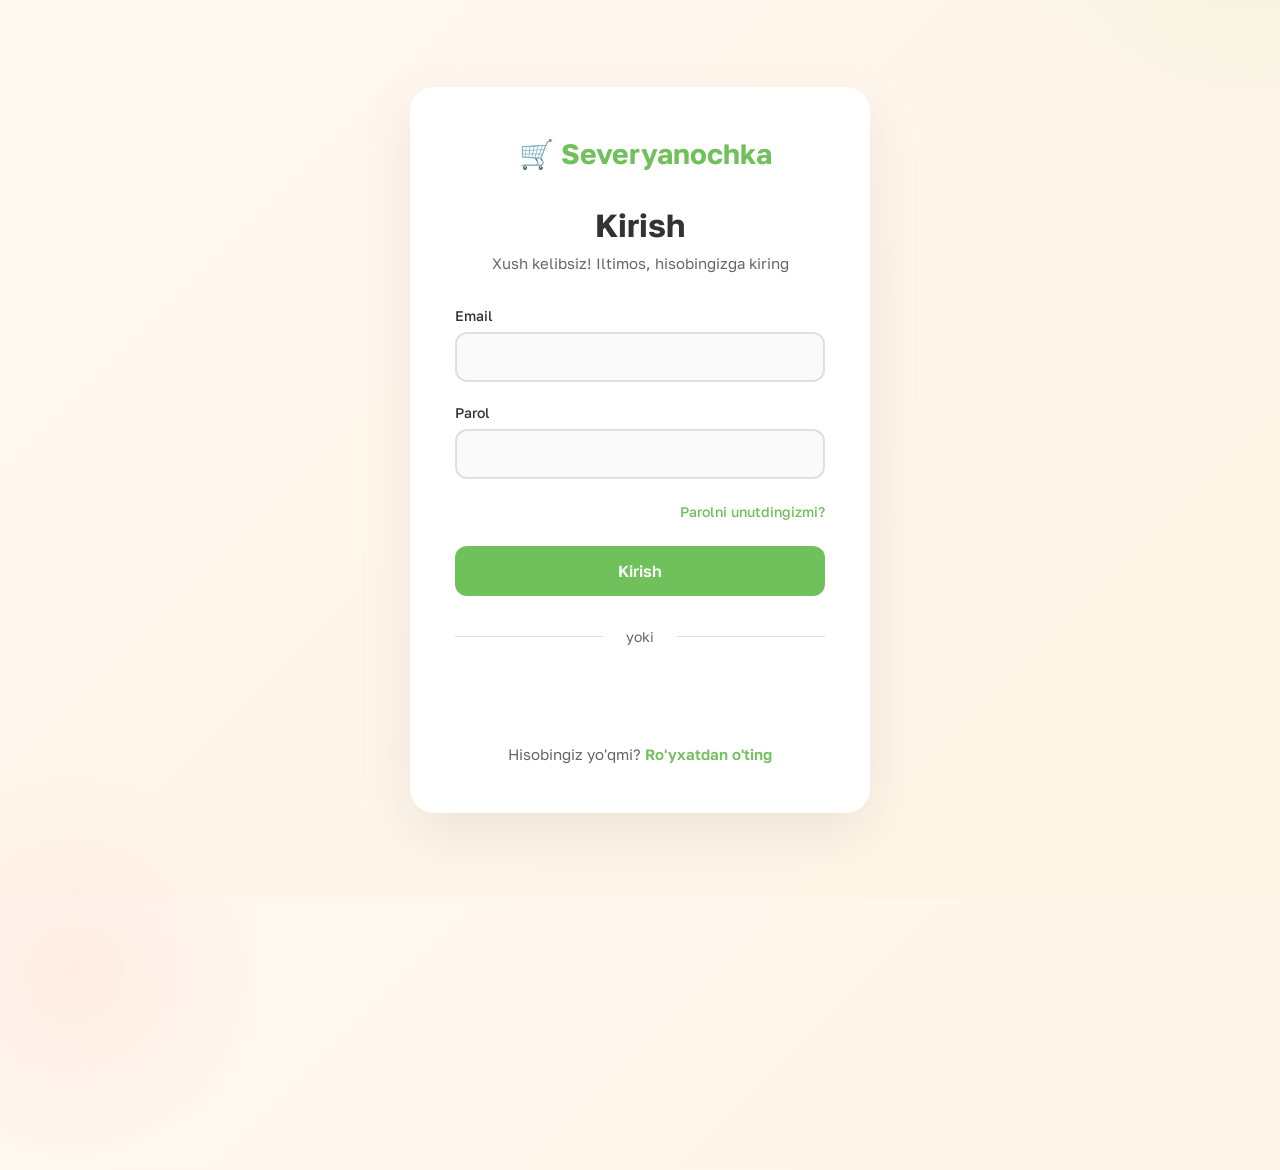
<file: page/login.html>
<!doctype html>
<html lang="uz">
  <head>
    <meta charset="UTF-8" />
    <meta name="viewport" content="width=device-width, initial-scale=1.0" />
    <title>Kirish - Severyanochka</title>
    <script>
      if (localStorage.getItem("access")) {
        window.location.href = "/index.html";
      }
    </script>
    <link rel="preconnect" href="https://fonts.googleapis.com" />
    <link rel="preconnect" href="https://fonts.gstatic.com" crossorigin />
    <link
      href="https://fonts.googleapis.com/css2?family=Golos+Text:wght@400;500;600;700&display=swap"
      rel="stylesheet"
    />
    <link rel="stylesheet" href="../css/login.css" />
    <script src="https://accounts.google.com/gsi/client?hl=uz" async defer></script>
  </head>
  <body>
    <div class="container">
      <div class="logo">
        <span class="logo-text">🛒 Severyanochka</span>
      </div>

      <h1>Kirish</h1>
      <p class="subtitle">Xush kelibsiz! Iltimos, hisobingizga kiring</p>

      <form id="loginForm">
        <div class="form-group">
          <label for="email">Email</label>
          <div class="input-wrapper">
            <input type="email" id="email" name="email" required />
            <div class="error-message" id="emailError"></div>
          </div>
        </div>

        <div class="form-group">
          <label for="password">Parol</label>
          <div class="input-wrapper">
            <input type="password" id="password" name="password" required />
            <div class="error-message" id="passwordError"></div>
          </div>
        </div>

        <div class="forgot-password">
          <a href="#parolni-unutdim">Parolni unutdingizmi?</a>
        </div>

        <button type="submit" class="btn-primary">Kirish</button>
      </form>

      <div class="divider">
        <span>yoki</span>
      </div>
      <div id="googleButtonContainer" style="display: flex; justify-content: center; width: 100%; border-radius: 12px; overflow: hidden; height: 44px; margin-bottom: 15px;"></div>

      <div class="signup-link">
        Hisobingiz yo'qmi? <a href="register.html">Ro'yxatdan o'ting</a>
      </div>
    </div>

    <script>
  const form = document.getElementById("loginForm");
  const emailInput = document.getElementById("email");
  const passwordInput = document.getElementById("password");
  const emailError = document.getElementById("emailError");
  const passwordError = document.getElementById("passwordError");

  // Clear errors on input
  emailInput.addEventListener("input", () => {
    emailInput.classList.remove("error");
    emailError.classList.remove("show");
  });

  passwordInput.addEventListener("input", () => {
    passwordInput.classList.remove("error");
    passwordError.classList.remove("show");
  });

  // Form submission
  form.addEventListener("submit", async (e) => {
    e.preventDefault();

    emailInput.classList.remove("error");
    passwordInput.classList.remove("error");
    emailError.classList.remove("show");
    passwordError.classList.remove("show");

    const email = emailInput.value.trim();
    const password = passwordInput.value;

    let hasError = false;

    if (!email) {
      emailInput.classList.add("error");
      emailError.textContent = "Emailingizni kiriting";
      emailError.classList.add("show");
      hasError = true;
    }

    if (!password) {
      passwordInput.classList.add("error");
      passwordError.textContent = "Parolni kiriting";
      passwordError.classList.add("show");
      hasError = true;
    }

    if (hasError) return;

    try {
      const response = await fetch("http://localhost:8000/api/auth/login/", {
        method: "POST",
        headers: { "Content-Type": "application/json" },
        body: JSON.stringify({ email, password }),
      });

      const data = await response.json();

      if (!response.ok) {
        if (data.detail) {
          emailInput.classList.add("error");
          emailError.textContent = data.detail;
          emailError.classList.add("show");
        }
        if (data.email) {
          emailInput.classList.add("error");
          emailError.textContent = data.email[0];
          emailError.classList.add("show");
        }
        if (data.password) {
          passwordInput.classList.add("error");
          passwordError.textContent = data.password[0];
          passwordError.classList.add("show");
        }
        if (data.non_field_errors) {
          passwordInput.classList.add("error");
          passwordError.textContent = data.non_field_errors[0];
          passwordError.classList.add("show");
        }
      } else if (data.success) {
        localStorage.setItem("register_email", email);
        window.location.href = "verify-otp.html";
      }
    } catch (error) {
      console.error("Login error:", error);
      passwordInput.classList.add("error");
      passwordError.textContent = "Xatolik yuz berdi. Qaytadan urinib ko'ring.";
      passwordError.classList.add("show");
    }
  });

  // Google Sign-In SDK configuration for standard renderButton flow
  window.onload = function () {
    if (window.google) {
      google.accounts.id.initialize({
        client_id: "2358723045-7eaqviti9gdji864u11dlvmcotcp1mvm.apps.googleusercontent.com",
        callback: handleGoogleAuth
      });

      const googleBtnContainer = document.getElementById("googleButtonContainer");
      const primaryBtnWidth = document.querySelector('.btn-primary').offsetWidth || 370;

      google.accounts.id.renderButton(
        googleBtnContainer,
        {
          theme: "outline",
          size: "large",
          type: "standard",
          shape: "rectangular",
          text: "signin_with",
          logo_alignment: "center",
          width: primaryBtnWidth.toString()
        }
      );
    }
  };

  async function handleGoogleAuth(response) {
    if (!response.credential) {
      console.error("Google auth prompt xatosi yoki block");
      return;
    }

    try {
      const authResponse = await fetch("http://localhost:8000/api/auth/google/", {
        method: "POST",
        headers: { "Content-Type": "application/json" },
        body: JSON.stringify({ token: response.credential }),
      });

      const data = await authResponse.json();

      if (!authResponse.ok) {
        console.error("Google token xato:", data);
        alert("Google orqali kirishda serverda xatolik yuz berdi");
        return;
      }

      if (data.access) {
        localStorage.setItem("access", data.access);
        localStorage.setItem("refresh", data.refresh);
        window.location.href = "/index.html";
      }
    } catch (error) {
      console.error("Google authentication request error:", error);
    }
  }
</script>
  </body>
</html>
</file>
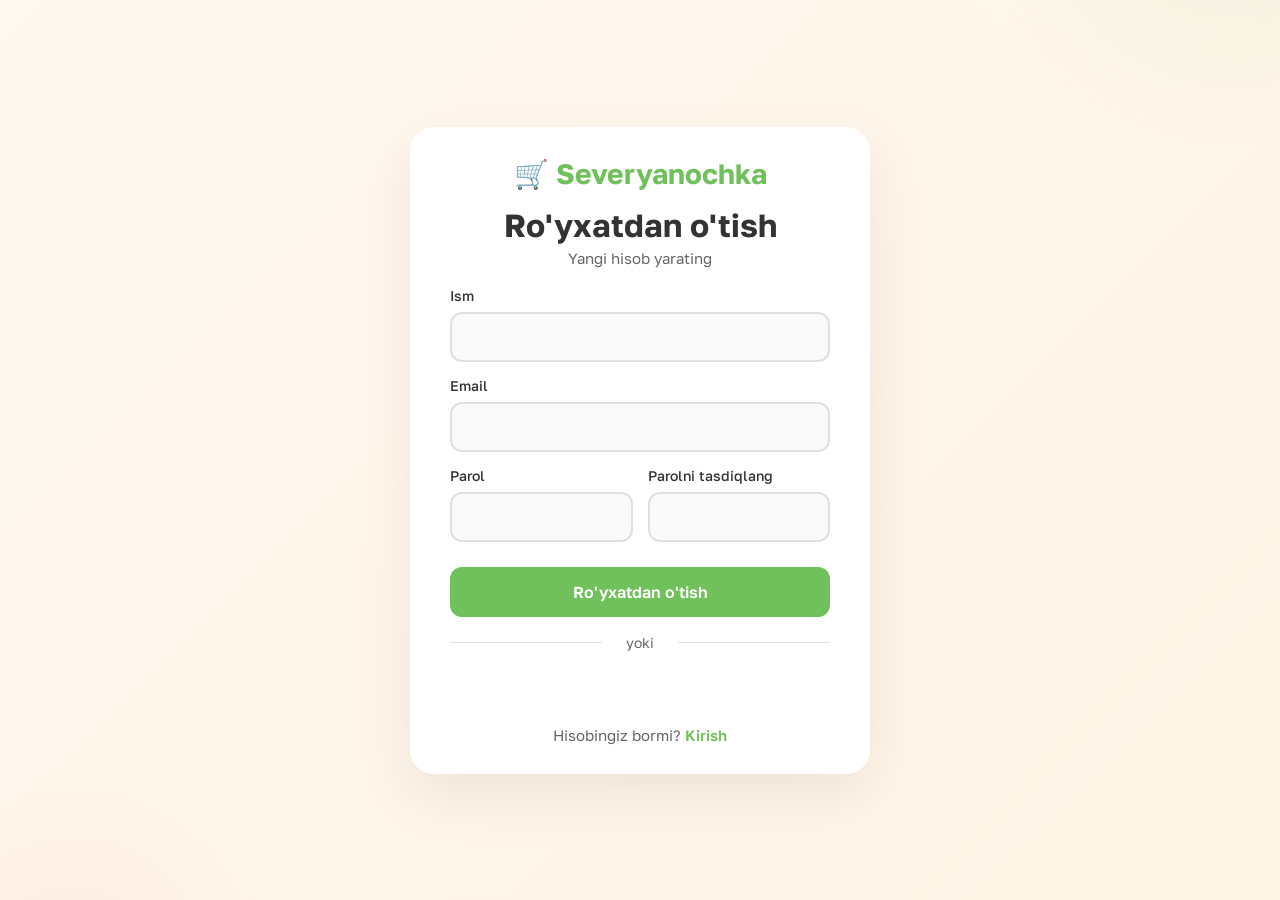
<file: page/register.html>
<!doctype html>
<html lang="uz">
  <head>
    <meta charset="UTF-8" />
    <meta name="viewport" content="width=device-width, initial-scale=1.0" />
    <title>Ro'yxatdan o'tish - Severyanochka</title>
    <script>
      if (localStorage.getItem("access")) {
        window.location.href = "/index.html";
      }
    </script>
    <link rel="preconnect" href="https://fonts.googleapis.com" />
    <link rel="preconnect" href="https://fonts.gstatic.com" crossorigin />
    <link
      href="https://fonts.googleapis.com/css2?family=Golos+Text:wght@400;500;600;700&display=swap"
      rel="stylesheet"
    />
    <link rel="stylesheet" href="../css/register.css" />
    <script src="https://accounts.google.com/gsi/client?hl=uz" async defer></script>
  </head>
  <body>
    <div class="container">
      <div class="logo">
        <span class="logo-text">🛒 Severyanochka</span>
      </div>

      <h1>Ro'yxatdan o'tish</h1>
      <p class="subtitle">Yangi hisob yarating</p>

      <form id="registerForm">
        <div class="form-group">
          <label for="name">Ism</label>
          <div class="input-wrapper">
            <input type="text" id="name" name="name" required />
            <div class="error-message" id="nameError"></div>
          </div>
        </div>

        <div class="form-group">
          <label for="email">Email</label>
          <div class="input-wrapper">
            <input type="email" id="email" name="email" required />
            <div class="error-message" id="emailError"></div>
          </div>
        </div>

        <div class="form-row">
          <div class="form-group">
            <label for="password">Parol</label>
            <div class="input-wrapper">
              <input type="password" id="password" name="password" required />
              <div class="error-message" id="passwordError"></div>
            </div>
          </div>

          <div class="form-group">
            <label for="confirmPassword">Parolni tasdiqlang</label>
            <div class="input-wrapper">
              <input
                type="password"
                id="confirmPassword"
                name="confirmPassword"
                required
              />
              <div class="error-message" id="confirmPasswordError"></div>
            </div>
          </div>
        </div>

        <button type="submit" class="btn-primary">Ro'yxatdan o'tish</button>
      </form>

      <div class="divider">
        <span>yoki</span>
      </div>

      <div id="googleButtonContainer" style="display: flex; justify-content: center; width: 100%; border-radius: 12px; overflow: hidden; height: 44px; margin-bottom: 15px;"></div>

      <div class="login-link">
        Hisobingiz bormi? <a href="login.html">Kirish</a>
      </div>
    </div>

    <script>
      const form = document.getElementById("registerForm");
      const nameInput = document.getElementById("name");
      const emailInput = document.getElementById("email");
      const passwordInput = document.getElementById("password");
      const confirmPasswordInput = document.getElementById("confirmPassword");

      // Clear errors on input for other fields
      nameInput.addEventListener("input", () => {
        nameInput.classList.remove("error");
        document.getElementById("nameError").classList.remove("show");
      });

      // Clear errors on input for other fields
      emailInput.addEventListener("input", () => {
        emailInput.classList.remove("error");
        document.getElementById("emailError").classList.remove("show");
      });

      passwordInput.addEventListener("input", () => {
        passwordInput.classList.remove("error");
        document.getElementById("passwordError").classList.remove("show");
      });

      confirmPasswordInput.addEventListener("input", () => {
        confirmPasswordInput.classList.remove("error");
        document
          .getElementById("confirmPasswordError")
          .classList.remove("show");
      });

      // Form submission
      form.addEventListener("submit", async (e) => {
        e.preventDefault();

        // Clear all errors
        const inputs = [
          nameInput,
          emailInput,
          passwordInput,
          confirmPasswordInput,
        ];
        inputs.forEach((input) => {
          input.classList.remove("error");
        });
        document
          .querySelectorAll(".error-message")
          .forEach((el) => el.classList.remove("show"));

        const name = nameInput.value.trim();
        const email = emailInput.value.trim();
        const password = passwordInput.value;
        const confirm = confirmPasswordInput.value;

        let hasError = false;

        // Validate name
        if (!name) {
          nameInput.classList.add("error");
          document.getElementById("nameError").textContent =
            "Ismni kiriting";
          document.getElementById("nameError").classList.add("show");
          hasError = true;
        }

        // Validate email
        if (!email) {
          emailInput.classList.add("error");
          document.getElementById("emailError").textContent =
            "Emailni kiriting";
          document.getElementById("emailError").classList.add("show");
          hasError = true;
        } else if (!/^[^\s@]+@[^\s@]+\.[^\s@]+$/.test(email)) {
          emailInput.classList.add("error");
          document.getElementById("emailError").textContent =
            "To'g'ri email manzilini kiriting";
          document.getElementById("emailError").classList.add("show");
          hasError = true;
        }

        // Validate password
        if (!password) {
          passwordInput.classList.add("error");
          document.getElementById("passwordError").textContent =
            "Parolni kiriting";
          document.getElementById("passwordError").classList.add("show");
          hasError = true;
        } else if (password.length < 6) {
          passwordInput.classList.add("error");
          document.getElementById("passwordError").textContent =
            "Parol kamida 6 ta belgidan iborat bo'lishi kerak";
          document.getElementById("passwordError").classList.add("show");
          hasError = true;
        }

        // Validate confirm password
        if (!confirm) {
          confirmPasswordInput.classList.add("error");
          document.getElementById("confirmPasswordError").textContent =
            "Parolni tasdiqlang";
          document.getElementById("confirmPasswordError").classList.add("show");
          hasError = true;
        } else if (password !== confirm) {
          confirmPasswordInput.classList.add("error");
          document.getElementById("confirmPasswordError").textContent =
            "Parollar mos kelmaydi";
          document.getElementById("confirmPasswordError").classList.add("show");
          hasError = true;
        }

        if (hasError) return;

        try {
          // Send request to backend
          const response = await fetch("http://localhost:8000/api/auth/register/", {
            method: "POST",
            headers: {
              "Content-Type": "application/json",
            },
            body: JSON.stringify({ name, email, password, confirm }),
          });

          const data = await response.json();

          if (!response.ok) {
            if (data.email) {
              emailInput.classList.add("error");
              document.getElementById("emailError").textContent = data.email[0];
              document.getElementById("emailError").classList.add("show");
            }
            if (data.name) {
              nameInput.classList.add("error");
              document.getElementById("nameError").textContent = data.name[0];
              document.getElementById("nameError").classList.add("show");
            }
            if (data.password) {
              passwordInput.classList.add("error");
              document.getElementById("passwordError").textContent = data.password[0];
              document.getElementById("passwordError").classList.add("show");
            }
            if (data.confirm) {
              confirmPasswordInput.classList.add("error");
              document.getElementById("confirmPasswordError").textContent = data.confirm[0];
              document.getElementById("confirmPasswordError").classList.add("show");
            }
            if (data.non_field_errors) {
              passwordInput.classList.add("error");
              confirmPasswordInput.classList.add("error");
              let errLabel = document.getElementById("confirmPasswordError");
              errLabel.textContent = data.non_field_errors[0];
              errLabel.classList.add("show");
            }
          } else if (data.success) {
            // Redirect to OTP verification page
            localStorage.setItem("register_email", email);
            window.location.href = "verify-otp.html";
          }
        } catch (error) {
          console.error("Registration error:", error);
          emailInput.classList.add("error");
          document.getElementById("emailError").textContent =
            "Xatolik yuz berdi. Qaytadan urinib ko'ring.";
          document.getElementById("emailError").classList.add("show");
        }
      });

      // Google Sign-In SDK configuration for standard renderButton flow
      window.onload = function () {
        if (window.google) {
          google.accounts.id.initialize({
            client_id: "2358723045-7eaqviti9gdji864u11dlvmcotcp1mvm.apps.googleusercontent.com",
            callback: handleGoogleCredential
          });

          const googleBtnContainer = document.getElementById("googleButtonContainer");
          const primaryBtnWidth = document.querySelector('.btn-primary').offsetWidth || 370;

          google.accounts.id.renderButton(
            googleBtnContainer,
            {
              theme: "outline",
              size: "large",
              type: "standard",
              shape: "rectangular",
              text: "signup_with",
              logo_alignment: "center",
              width: primaryBtnWidth.toString()
            }
          );
        }
      };

      async function handleGoogleCredential(response) {
        if (!response.credential) {
          console.error("Google auth prompt xatosi yoki block");
          return;
        }

        try {
          const authResponse = await fetch(
            "http://localhost:8000/api/auth/google/",
            {
              method: "POST",
              headers: {
                "Content-Type": "application/json",
              },
              // Backend uniquely verifies JSON web token ID Tokens
              body: JSON.stringify({ token: response.credential }),
            },
          );

          const data = await authResponse.json();
          
          if (!authResponse.ok) {
             console.error("Google register token xato:", data);
             alert("Google orqali kiritishda serverda xatolik yuz berdi");
             return;
          }

          if (data.access) {
            localStorage.setItem("access", data.access);
            localStorage.setItem("refresh", data.refresh);
            window.location.href = "/index.html";
          }
        } catch (error) {
          console.error("Google authentication request error:", error);
        }
      }
    </script>
  </body>
</html>
</file>
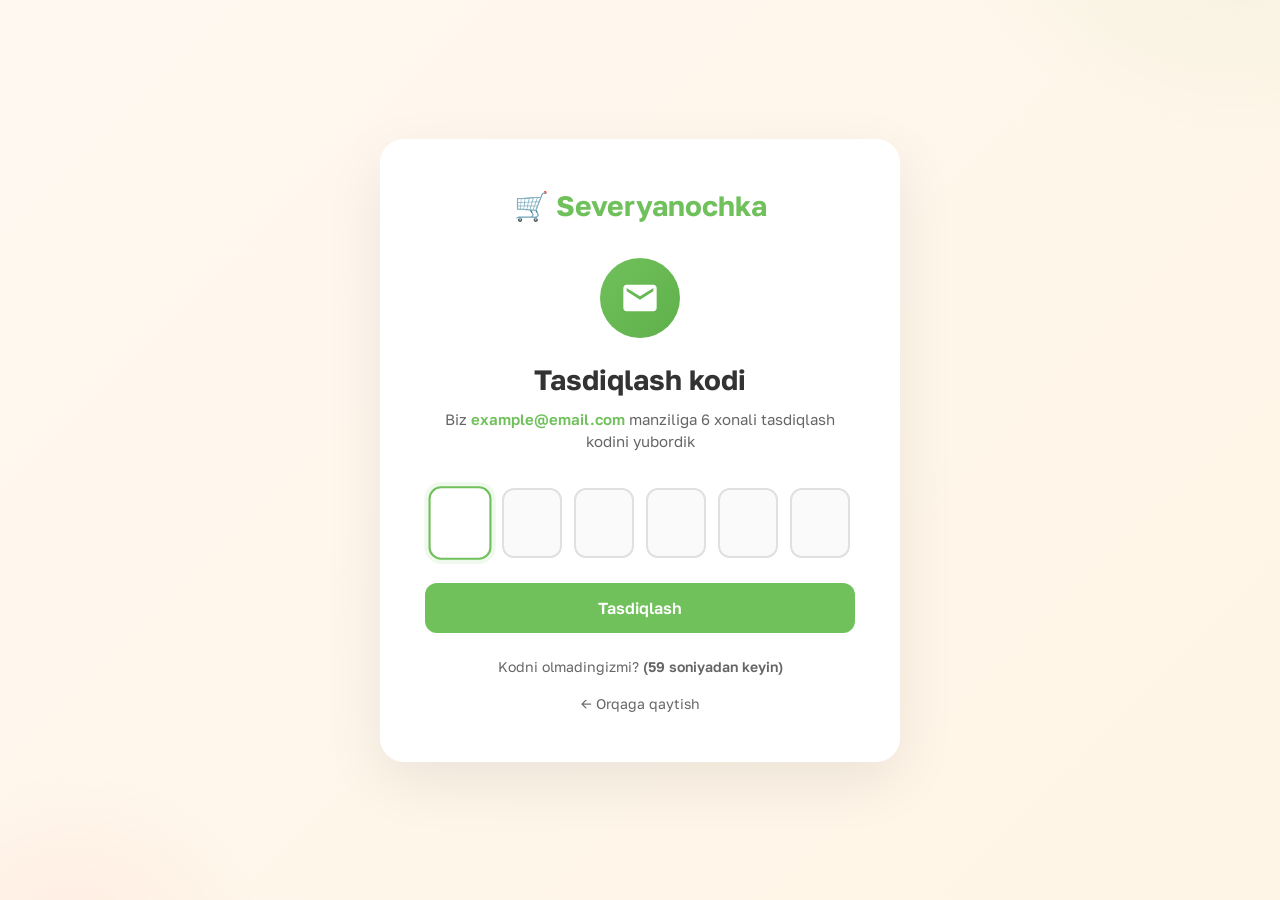
<file: page/verify-otp.html>
<!doctype html>
<html lang="uz">
  <head>
    <meta charset="UTF-8" />
    <meta name="viewport" content="width=device-width, initial-scale=1.0" />
    <title>Tasdiqlash kodi - Severyanochka</title>
    <script>
      if (localStorage.getItem("access")) {
        window.location.href = "/index.html";
      }
    </script>
    <link rel="preconnect" href="https://fonts.googleapis.com" />
    <link rel="preconnect" href="https://fonts.gstatic.com" crossorigin />
    <link
      href="https://fonts.googleapis.com/css2?family=Golos+Text:wght@400;500;600;700&display=swap"
      rel="stylesheet"
    />
    <link rel="stylesheet" href="../css/verify-otp.css" />
  </head>
  <body>
    <div class="container">
      <div class="logo">
        <span class="logo-text">🛒 Severyanochka</span>
      </div>

      <div class="icon-wrapper">
        <svg xmlns="http://www.w3.org/2000/svg" viewBox="0 0 24 24">
          <path
            d="M20 4H4c-1.1 0-1.99.9-1.99 2L2 18c0 1.1.9 2 2 2h16c1.1 0 2-.9 2-2V6c0-1.1-.9-2-2-2zm0 4l-8 5-8-5V6l8 5 8-5v2z"
          />
        </svg>
      </div>

      <h1>Tasdiqlash kodi</h1>
      <p class="subtitle">
        Biz <span class="email-display" id="emailDisplay"></span> manziliga 6
        xonali tasdiqlash kodini yubordik
      </p>

      <form id="otpForm">
        <div class="otp-container">
          <input
            type="text"
            class="otp-input"
            maxlength="1"
            pattern="[0-9]"
            inputmode="numeric"
            data-index="0"
          />
          <input
            type="text"
            class="otp-input"
            maxlength="1"
            pattern="[0-9]"
            inputmode="numeric"
            data-index="1"
          />
          <input
            type="text"
            class="otp-input"
            maxlength="1"
            pattern="[0-9]"
            inputmode="numeric"
            data-index="2"
          />
          <input
            type="text"
            class="otp-input"
            maxlength="1"
            pattern="[0-9]"
            inputmode="numeric"
            data-index="3"
          />
          <input
            type="text"
            class="otp-input"
            maxlength="1"
            pattern="[0-9]"
            inputmode="numeric"
            data-index="4"
          />
          <input
            type="text"
            class="otp-input"
            maxlength="1"
            pattern="[0-9]"
            inputmode="numeric"
            data-index="5"
          />
        </div>

        <div class="error-message" id="errorMessage"></div>

        <button type="submit" class="btn-primary" id="verifyBtn">
          Tasdiqlash
        </button>
      </form>

      <div class="resend-section">
        <span>Kodni olmadingizmi? </span>
        <button class="resend-btn" id="resendBtn">Qayta yuborish</button>
        <span class="timer" id="timer" style="display: none"></span>
      </div>

      <div class="back-link">
        <a href="register.html">← Orqaga qaytish</a>
      </div>
    </div>

    <script>
      const otpInputs = document.querySelectorAll(".otp-input");
      const verifyBtn = document.getElementById("verifyBtn");
      const errorMessage = document.getElementById("errorMessage");
      const resendBtn = document.getElementById("resendBtn");
      const timerDisplay = document.getElementById("timer");
      const emailDisplay = document.getElementById("emailDisplay");
      const form = document.getElementById("otpForm");

      // Get email from localStorage
      const email =
        localStorage.getItem("register_email") || "example@email.com";
      emailDisplay.textContent = email;

      // Auto-focus first input
      otpInputs[0].focus();

      // OTP input handling
      otpInputs.forEach((input, index) => {
        input.addEventListener("input", (e) => {
          const value = e.target.value;

          // Only allow numbers
          if (!/^\d*$/.test(value)) {
            e.target.value = "";
            return;
          }

          // Clear error state
          input.classList.remove("error");
          errorMessage.classList.remove("show");

          // Mark as filled
          if (value) {
            input.classList.add("filled");
            // Move to next input
            if (index < otpInputs.length - 1) {
              otpInputs[index + 1].focus();
            }
          } else {
            input.classList.remove("filled");
          }
        });

        // Handle backspace
        input.addEventListener("keydown", (e) => {
          if (e.key === "Backspace" && !input.value && index > 0) {
            otpInputs[index - 1].focus();
          }
        });

        // Handle paste
        input.addEventListener("paste", (e) => {
          e.preventDefault();
          const pastedData = e.clipboardData.getData("text").trim();

          // Only process if it's 6 digits
          if (/^\d{6}$/.test(pastedData)) {
            pastedData.split("").forEach((char, i) => {
              if (otpInputs[i]) {
                otpInputs[i].value = char;
                otpInputs[i].classList.add("filled");
              }
            });
            otpInputs[5].focus();
          }
        });
      });

      // Form submission
      form.addEventListener("submit", async (e) => {
        e.preventDefault();

        // Get OTP code
        const otp = Array.from(otpInputs)
          .map((input) => input.value)
          .join("");

        // Validate
        if (otp.length !== 6) {
          otpInputs.forEach((input) => input.classList.add("error"));
          errorMessage.textContent = "Iltimos, 6 xonali kodni to'liq kiriting";
          errorMessage.classList.add("show");
          return;
        }

        // Clear errors
        otpInputs.forEach((input) => input.classList.remove("error"));
        errorMessage.classList.remove("show");

        // Disable button
        verifyBtn.disabled = true;
        verifyBtn.textContent = "Tekshirilmoqda...";

        try {
          // Send request to backend
          const response = await fetch("http://localhost:8000/api/auth/verify-otp/", {
            method: "POST",
            headers: {
              "Content-Type": "application/json",
            },
            body: JSON.stringify({ email, verify_code: otp }),
          });

          const data = await response.json();

          if (!response.ok) {
            // Show error
            otpInputs.forEach((input) => input.classList.add("error"));
            if (data.detail) {
              errorMessage.textContent = data.detail;
            } else if (data.non_field_errors) {
              errorMessage.textContent = data.non_field_errors[0];
            } else if (data.verify_code) {
              errorMessage.textContent = data.verify_code[0];
            } else {
              errorMessage.textContent = "Xatolik yuz berdi.";
            }
            errorMessage.classList.add("show");
            verifyBtn.disabled = false;
            verifyBtn.textContent = "Tasdiqlash";
          } else if (data.access) {
            // Success - save token and redirect
            localStorage.setItem("access", data.access);
            localStorage.setItem("refresh", data.refresh);
            localStorage.removeItem("register_email");
            window.location.href = "/index.html";
          }
        } catch (error) {
          console.error("Verification error:", error);
          errorMessage.textContent =
            "Xatolik yuz berdi. Qaytadan urinib ko'ring.";
          errorMessage.classList.add("show");
          verifyBtn.disabled = false;
          verifyBtn.textContent = "Tasdiqlash";
        }
      });

      // Resend OTP functionality
      let countdown = 60;
      let countdownInterval;

      function startCountdown() {
        resendBtn.disabled = true;
        resendBtn.style.display = "none";
        timerDisplay.style.display = "inline";
        countdown = 60;

        countdownInterval = setInterval(() => {
          countdown--;
          timerDisplay.textContent = `(${countdown} soniyadan keyin)`;

          if (countdown <= 0) {
            clearInterval(countdownInterval);
            resendBtn.disabled = false;
            resendBtn.style.display = "inline";
            timerDisplay.style.display = "none";
          }
        }, 1000);
      }

      resendBtn.addEventListener("click", async () => {
        try {
          const response = await fetch("http://localhost:8000/api/resend-otp", {
            method: "POST",
            headers: {
              "Content-Type": "application/json",
            },
            body: JSON.stringify({ email }),
          });

          const data = await response.json();

          if (data.success) {
            // Start countdown
            startCountdown();

            // Show success message temporarily
            errorMessage.style.color = "var(--success-green)";
            errorMessage.textContent = "Kod qayta yuborildi!";
            errorMessage.classList.add("show");

            setTimeout(() => {
              errorMessage.classList.remove("show");
              errorMessage.style.color = "var(--error-red)";
            }, 3000);
          }
        } catch (error) {
          console.error("Resend error:", error);
        }
      });

      // Start countdown on page load
      startCountdown();
    </script>
  </body>
</html>
</file>
<file: css/login.css>
* {
  margin: 0;
  padding: 0;
  box-sizing: border-box;
}

:root {
  --primary-green: #70c05b;
  --primary-green-hover: #5fb04a;
  --text-dark: #333333;
  --text-light: #666666;
  --border-color: #e0e0e0;
  --bg-cream: #fff8f0;
  --error-red: #ff4757;
  --google-blue: #4285f4;
}

body {
  font-family:
    "Golos Text",
    -apple-system,
    BlinkMacSystemFont,
    sans-serif;
  background: linear-gradient(135deg, var(--bg-cream) 0%, #fff5e6 100%);
  min-height: 100vh;
  display: flex;
  align-items: center;
  justify-content: center;
  padding: 20px;
  position: relative;
  overflow: hidden;
}

body::before {
  content: "";
  position: absolute;
  top: -50%;
  right: -20%;
  width: 600px;
  height: 600px;
  background: radial-gradient(
    circle,
    rgba(112, 192, 91, 0.1) 0%,
    transparent 70%
  );
  border-radius: 50%;
  animation: float 8s ease-in-out infinite;
}

body::after {
  content: "";
  position: absolute;
  bottom: -30%;
  left: -10%;
  width: 400px;
  height: 400px;
  background: radial-gradient(
    circle,
    rgba(255, 107, 107, 0.08) 0%,
    transparent 70%
  );
  border-radius: 50%;
  animation: float 6s ease-in-out infinite reverse;
}

@keyframes float {
  0%,
  100% {
    transform: translate(0, 0) scale(1);
  }
  50% {
    transform: translate(30px, -30px) scale(1.1);
  }
}

.container {
  background: white;
  padding: 50px 45px;
  border-radius: 24px;
  box-shadow: 0 20px 60px rgba(0, 0, 0, 0.08);
  max-width: 460px;
  width: 100%;
  position: relative;
  z-index: 1;
  animation: slideUp 0.5s ease-out;
}

@keyframes slideUp {
  from {
    opacity: 0;
    transform: translateY(30px);
  }
  to {
    opacity: 1;
    transform: translateY(0);
  }
}

.logo {
  display: flex;
  align-items: center;
  justify-content: center;
  margin-bottom: 35px;
}

.logo img {
  height: 50px;
}

.logo-text {
  font-size: 28px;
  font-weight: 700;
  color: var(--primary-green);
  margin-left: 10px;
}

h1 {
  font-size: 32px;
  font-weight: 700;
  color: var(--text-dark);
  margin-bottom: 10px;
  text-align: center;
}

.subtitle {
  color: var(--text-light);
  text-align: center;
  margin-bottom: 35px;
  font-size: 15px;
}

.form-group {
  margin-bottom: 22px;
}

label {
  display: block;
  margin-bottom: 8px;
  color: var(--text-dark);
  font-weight: 500;
  font-size: 14px;
}

.input-wrapper {
  position: relative;
}

input[type="text"],
input[type="email"],
input[type="password"] {
  width: 100%;
  padding: 14px 16px;
  border: 2px solid var(--border-color);
  border-radius: 12px;
  font-size: 15px;
  font-family: "Golos Text", sans-serif;
  transition: all 0.3s ease;
  background: #fafafa;
}

input[type="text"]:focus,
input[type="email"]:focus,
input[type="password"]:focus {
  outline: none;
  border-color: var(--primary-green);
  background: white;
  box-shadow: 0 0 0 4px rgba(112, 192, 91, 0.1);
}

input.error {
  border-color: var(--error-red);
  animation: shake 0.3s ease;
}

@keyframes shake {
  0%,
  100% {
    transform: translateX(0);
  }
  25% {
    transform: translateX(-8px);
  }
  75% {
    transform: translateX(8px);
  }
}

.error-message {
  color: var(--error-red);
  font-size: 13px;
  margin-top: 6px;
  display: none;
  animation: fadeIn 0.3s ease;
}

@keyframes fadeIn {
  from {
    opacity: 0;
    transform: translateY(-5px);
  }
  to {
    opacity: 1;
    transform: translateY(0);
  }
}

.error-message.show {
  display: block;
}

.forgot-password {
  text-align: right;
  margin-bottom: 25px;
}

.forgot-password a {
  color: var(--primary-green);
  text-decoration: none;
  font-size: 14px;
  font-weight: 500;
  transition: color 0.3s ease;
}

.forgot-password a:hover {
  color: var(--primary-green-hover);
  text-decoration: underline;
}

.btn-primary {
  width: 100%;
  padding: 15px;
  background: var(--primary-green);
  color: white;
  border: none;
  border-radius: 12px;
  font-size: 16px;
  font-weight: 600;
  cursor: pointer;
  transition: all 0.3s ease;
  font-family: "Golos Text", sans-serif;
  position: relative;
  overflow: hidden;
}

.btn-primary::before {
  content: "";
  position: absolute;
  top: 50%;
  left: 50%;
  width: 0;
  height: 0;
  border-radius: 50%;
  background: rgba(255, 255, 255, 0.3);
  transform: translate(-50%, -50%);
  transition:
    width 0.6s,
    height 0.6s;
}

.btn-primary:hover::before {
  width: 300px;
  height: 300px;
}

.btn-primary:hover {
  background: var(--primary-green-hover);
  transform: translateY(-2px);
  box-shadow: 0 8px 20px rgba(112, 192, 91, 0.3);
}

.btn-primary:active {
  transform: translateY(0);
}

.divider {
  text-align: center;
  margin: 30px 0;
  position: relative;
}

.divider::before,
.divider::after {
  content: "";
  position: absolute;
  top: 50%;
  width: 40%;
  height: 1px;
  background: var(--border-color);
}

.divider::before {
  left: 0;
}

.divider::after {
  right: 0;
}

.divider span {
  background: white;
  padding: 0 15px;
  color: var(--text-light);
  font-size: 14px;
}

.btn-google {
  width: 100%;
  padding: 14px;
  background: white;
  color: var(--text-dark);
  border: 2px solid var(--border-color);
  border-radius: 12px;
  font-size: 15px;
  font-weight: 600;
  cursor: pointer;
  transition: all 0.3s ease;
  font-family: "Golos Text", sans-serif;
  display: flex;
  align-items: center;
  justify-content: center;
  gap: 12px;
}

.btn-google:hover {
  border-color: var(--google-blue);
  background: #f8fbff;
  transform: translateY(-2px);
  box-shadow: 0 8px 20px rgba(66, 133, 244, 0.15);
}

.btn-google svg {
  width: 20px;
  height: 20px;
}

.signup-link {
  text-align: center;
  margin-top: 25px;
  font-size: 15px;
  color: var(--text-light);
}

.signup-link a {
  color: var(--primary-green);
  text-decoration: none;
  font-weight: 600;
  transition: color 0.3s ease;
}

.signup-link a:hover {
  color: var(--primary-green-hover);
  text-decoration: underline;
}

@media (max-width: 480px) {
  .container {
    padding: 35px 25px;
  }

  h1 {
    font-size: 26px;
  }
}
</file>
<file: css/register.css>
* {
    margin: 0;
    padding: 0;
    box-sizing: border-box;
}

:root {
    --primary-green: #70C05B;
    --primary-green-hover: #5fb04a;
    --text-dark: #333333;
    --text-light: #666666;
    --border-color: #E0E0E0;
    --bg-cream: #FFF8F0;
    --error-red: #FF4757;
    --success-green: #28A745;
    --google-blue: #4285F4;
}

body {
    font-family: 'Golos Text', -apple-system, BlinkMacSystemFont, sans-serif;
    background: linear-gradient(135deg, var(--bg-cream) 0%, #FFF5E6 100%);
    min-height: 100vh;
    display: flex;
    align-items: center;
    justify-content: center;
    padding: 20px;
    position: relative;
    overflow-y: auto;
}

body::before {
    content: '';
    position: fixed;
    top: -50%;
    right: -20%;
    width: 600px;
    height: 600px;
    background: radial-gradient(circle, rgba(112, 192, 91, 0.1) 0%, transparent 70%);
    border-radius: 50%;
    animation: float 8s ease-in-out infinite;
    z-index: -1;
}

body::after {
    content: '';
    position: fixed;
    bottom: -30%;
    left: -10%;
    width: 400px;
    height: 400px;
    background: radial-gradient(circle, rgba(255, 107, 107, 0.08) 0%, transparent 70%);
    border-radius: 50%;
    animation: float 6s ease-in-out infinite reverse;
    z-index: -1;
}

@keyframes float {
    0%, 100% { transform: translate(0, 0) scale(1); }
    50% { transform: translate(30px, -30px) scale(1.1); }
}

.container {
    background: white;
    padding: 30px 40px;
    border-radius: 24px;
    box-shadow: 0 20px 60px rgba(0, 0, 0, 0.08);
    max-width: 460px;
    width: 100%;
    position: relative;
    z-index: 1;
    animation: slideUp 0.5s ease-out;
}

@keyframes slideUp {
    from {
        opacity: 0;
        transform: translateY(30px);
    }
    to {
        opacity: 1;
        transform: translateY(0);
    }
}

.logo {
    display: flex;
    align-items: center;
    justify-content: center;
    margin-bottom: 15px;
}

.logo-text {
    font-size: 28px;
    font-weight: 700;
    color: var(--primary-green);
}

h1 {
    font-size: 32px;
    font-weight: 700;
    color: var(--text-dark);
    margin-bottom: 5px;
    text-align: center;
}

.subtitle {
    color: var(--text-light);
    text-align: center;
    margin-bottom: 20px;
    font-size: 15px;
}

.form-group {
    margin-bottom: 15px;
}

.form-row {
    display: flex;
    gap: 15px;
}

.form-row .form-group {
    flex: 1;
}

label {
    display: block;
    margin-bottom: 8px;
    color: var(--text-dark);
    font-weight: 500;
    font-size: 14px;
}

.input-wrapper {
    position: relative;
}

input[type="text"],
input[type="email"],
input[type="password"] {
    width: 100%;
    padding: 14px 16px;
    border: 2px solid var(--border-color);
    border-radius: 12px;
    font-size: 15px;
    font-family: 'Golos Text', sans-serif;
    transition: all 0.3s ease;
    background: #FAFAFA;
}

input[type="text"]:focus,
input[type="email"]:focus,
input[type="password"]:focus {
    outline: none;
    border-color: var(--primary-green);
    background: white;
    box-shadow: 0 0 0 4px rgba(112, 192, 91, 0.1);
}

input.error {
    border-color: var(--error-red);
    animation: shake 0.3s ease;
}

input.success {
    border-color: var(--success-green);
}

@keyframes shake {
    0%, 100% { transform: translateX(0); }
    25% { transform: translateX(-8px); }
    75% { transform: translateX(8px); }
}

.error-message {
    color: var(--error-red);
    font-size: 13px;
    margin-top: 6px;
    display: none;
    animation: fadeIn 0.3s ease;
}

.success-message {
    color: var(--success-green);
    font-size: 13px;
    margin-top: 6px;
    display: none;
    animation: fadeIn 0.3s ease;
}

@keyframes fadeIn {
    from { opacity: 0; transform: translateY(-5px); }
    to { opacity: 1; transform: translateY(0); }
}

.error-message.show,
.success-message.show {
    display: block;
}

.username-hint {
    font-size: 12px;
    color: var(--text-light);
    margin-top: 6px;
}

.btn-primary {
    width: 100%;
    padding: 15px;
    background: var(--primary-green);
    color: white;
    border: none;
    border-radius: 12px;
    font-size: 16px;
    font-weight: 600;
    cursor: pointer;
    transition: all 0.3s ease;
    font-family: 'Golos Text', sans-serif;
    position: relative;
    overflow: hidden;
    margin-top: 10px;
}

.btn-primary::before {
    content: '';
    position: absolute;
    top: 50%;
    left: 50%;
    width: 0;
    height: 0;
    border-radius: 50%;
    background: rgba(255, 255, 255, 0.3);
    transform: translate(-50%, -50%);
    transition: width 0.6s, height 0.6s;
}

.btn-primary:hover::before {
    width: 300px;
    height: 300px;
}

.btn-primary:hover {
    background: var(--primary-green-hover);
    transform: translateY(-2px);
    box-shadow: 0 8px 20px rgba(112, 192, 91, 0.3);
}

.btn-primary:active {
    transform: translateY(0);
}

.divider {
    text-align: center;
    margin: 15px 0;
    position: relative;
}

.divider::before,
.divider::after {
    content: '';
    position: absolute;
    top: 50%;
    width: 40%;
    height: 1px;
    background: var(--border-color);
}

.divider::before {
    left: 0;
}

.divider::after {
    right: 0;
}

.divider span {
    background: white;
    padding: 0 15px;
    color: var(--text-light);
    font-size: 14px;
}

.btn-google {
    width: 100%;
    padding: 14px;
    background: white;
    color: var(--text-dark);
    border: 2px solid var(--border-color);
    border-radius: 12px;
    font-size: 15px;
    font-weight: 600;
    cursor: pointer;
    transition: all 0.3s ease;
    font-family: 'Golos Text', sans-serif;
    display: flex;
    align-items: center;
    justify-content: center;
    gap: 12px;
}

.btn-google:hover {
    border-color: var(--google-blue);
    background: #F8FBFF;
    transform: translateY(-2px);
    box-shadow: 0 8px 20px rgba(66, 133, 244, 0.15);
}

.btn-google svg {
    width: 20px;
    height: 20px;
}

.login-link {
    text-align: center;
    margin-top: 15px;
    font-size: 15px;
    color: var(--text-light);
}

.login-link a {
    color: var(--primary-green);
    text-decoration: none;
    font-weight: 600;
    transition: color 0.3s ease;
}

.login-link a:hover {
    color: var(--primary-green-hover);
    text-decoration: underline;
}

@media (max-width: 480px) {
    .container {
        padding: 35px 25px;
    }

    h1 {
        font-size: 26px;
    }
}
</file>
<file: css/verify-otp.css>
* {
    margin: 0;
    padding: 0;
    box-sizing: border-box;
}

:root {
    --primary-green: #70C05B;
    --primary-green-hover: #5fb04a;
    --text-dark: #333333;
    --text-light: #666666;
    --border-color: #E0E0E0;
    --bg-cream: #FFF8F0;
    --error-red: #FF4757;
    --success-green: #28A745;
}

body {
    font-family: 'Golos Text', -apple-system, BlinkMacSystemFont, sans-serif;
    background: linear-gradient(135deg, var(--bg-cream) 0%, #FFF5E6 100%);
    min-height: 100vh;
    display: flex;
    align-items: center;
    justify-content: center;
    padding: 20px;
    position: relative;
    overflow: hidden;
}

body::before {
    content: '';
    position: fixed;
    top: -50%;
    right: -20%;
    width: 600px;
    height: 600px;
    background: radial-gradient(circle, rgba(112, 192, 91, 0.1) 0%, transparent 70%);
    border-radius: 50%;
    animation: float 8s ease-in-out infinite;
    z-index: -1;
}

body::after {
    content: '';
    position: fixed;
    bottom: -30%;
    left: -10%;
    width: 400px;
    height: 400px;
    background: radial-gradient(circle, rgba(255, 107, 107, 0.08) 0%, transparent 70%);
    border-radius: 50%;
    animation: float 6s ease-in-out infinite reverse;
    z-index: -1;
}

@keyframes float {
    0%, 100% { transform: translate(0, 0) scale(1); }
    50% { transform: translate(30px, -30px) scale(1.1); }
}

.container {
    background: white;
    padding: 50px 45px;
    border-radius: 24px;
    box-shadow: 0 20px 60px rgba(0, 0, 0, 0.08);
    max-width: 520px;
    width: 100%;
    position: relative;
    z-index: 1;
    animation: slideUp 0.5s ease-out;
}

@keyframes slideUp {
    from {
        opacity: 0;
        transform: translateY(30px);
    }
    to {
        opacity: 1;
        transform: translateY(0);
    }
}

.logo {
    display: flex;
    align-items: center;
    justify-content: center;
    margin-bottom: 35px;
}

.logo-text {
    font-size: 28px;
    font-weight: 700;
    color: var(--primary-green);
}

.icon-wrapper {
    width: 80px;
    height: 80px;
    background: linear-gradient(135deg, var(--primary-green) 0%, #5fb04a 100%);
    border-radius: 50%;
    display: flex;
    align-items: center;
    justify-content: center;
    margin: 0 auto 25px;
    animation: pulse 2s ease-in-out infinite;
}

@keyframes pulse {
    0%, 100% { transform: scale(1); box-shadow: 0 0 0 0 rgba(112, 192, 91, 0.4); }
    50% { transform: scale(1.05); box-shadow: 0 0 0 15px rgba(112, 192, 91, 0); }
}

.icon-wrapper svg {
    width: 40px;
    height: 40px;
    fill: white;
}

h1 {
    font-size: 28px;
    font-weight: 700;
    color: var(--text-dark);
    margin-bottom: 12px;
    text-align: center;
}

.subtitle {
    color: var(--text-light);
    text-align: center;
    margin-bottom: 35px;
    font-size: 15px;
    line-height: 1.5;
}

.email-display {
    color: var(--primary-green);
    font-weight: 600;
}

.otp-container {
    display: flex;
    gap: 12px;
    justify-content: center;
    margin-bottom: 25px;
}

.otp-input {
    width: 60px;
    height: 70px;
    text-align: center;
    font-size: 24px;
    font-weight: 700;
    border: 2px solid var(--border-color);
    border-radius: 12px;
    background: #FAFAFA;
    transition: all 0.3s ease;
    font-family: 'Golos Text', sans-serif;
}

.otp-input:focus {
    outline: none;
    border-color: var(--primary-green);
    background: white;
    box-shadow: 0 0 0 4px rgba(112, 192, 91, 0.1);
    transform: scale(1.05);
}

.otp-input.filled {
    border-color: var(--success-green);
    background: rgba(40, 167, 69, 0.05);
}

.otp-input.error {
    border-color: var(--error-red);
    animation: shake 0.3s ease;
}

@keyframes shake {
    0%, 100% { transform: translateX(0); }
    25% { transform: translateX(-8px); }
    75% { transform: translateX(8px); }
}

.error-message {
    color: var(--error-red);
    font-size: 14px;
    text-align: center;
    margin-bottom: 20px;
    display: none;
    animation: fadeIn 0.3s ease;
}

@keyframes fadeIn {
    from { opacity: 0; transform: translateY(-5px); }
    to { opacity: 1; transform: translateY(0); }
}

.error-message.show {
    display: block;
}

.btn-primary {
    width: 100%;
    padding: 15px;
    background: var(--primary-green);
    color: white;
    border: none;
    border-radius: 12px;
    font-size: 16px;
    font-weight: 600;
    cursor: pointer;
    transition: all 0.3s ease;
    font-family: 'Golos Text', sans-serif;
    position: relative;
    overflow: hidden;
}

.btn-primary::before {
    content: '';
    position: absolute;
    top: 50%;
    left: 50%;
    width: 0;
    height: 0;
    border-radius: 50%;
    background: rgba(255, 255, 255, 0.3);
    transform: translate(-50%, -50%);
    transition: width 0.6s, height 0.6s;
}

.btn-primary:hover::before {
    width: 300px;
    height: 300px;
}

.btn-primary:hover:not(:disabled) {
    background: var(--primary-green-hover);
    transform: translateY(-2px);
    box-shadow: 0 8px 20px rgba(112, 192, 91, 0.3);
}

.btn-primary:active {
    transform: translateY(0);
}

.btn-primary:disabled {
    opacity: 0.6;
    cursor: not-allowed;
}

.resend-section {
    text-align: center;
    margin-top: 25px;
    font-size: 14px;
    color: var(--text-light);
}

.resend-btn {
    background: none;
    border: none;
    color: var(--primary-green);
    font-weight: 600;
    cursor: pointer;
    text-decoration: underline;
    font-family: 'Golos Text', sans-serif;
    font-size: 14px;
    transition: color 0.3s ease;
}

.resend-btn:hover:not(:disabled) {
    color: var(--primary-green-hover);
}

.resend-btn:disabled {
    color: var(--text-light);
    cursor: not-allowed;
    text-decoration: none;
}

.timer {
    color: var(--text-light);
    font-weight: 600;
}

.back-link {
    text-align: center;
    margin-top: 20px;
    font-size: 14px;
}

.back-link a {
    color: var(--text-light);
    text-decoration: none;
    transition: color 0.3s ease;
}

.back-link a:hover {
    color: var(--text-dark);
    text-decoration: underline;
}

@media (max-width: 480px) {
    .container {
        padding: 35px 25px;
    }

    h1 {
        font-size: 24px;
    }

    .otp-container {
        gap: 8px;
    }

    .otp-input {
        width: 50px;
        height: 60px;
        font-size: 20px;
    }
}
</file>
